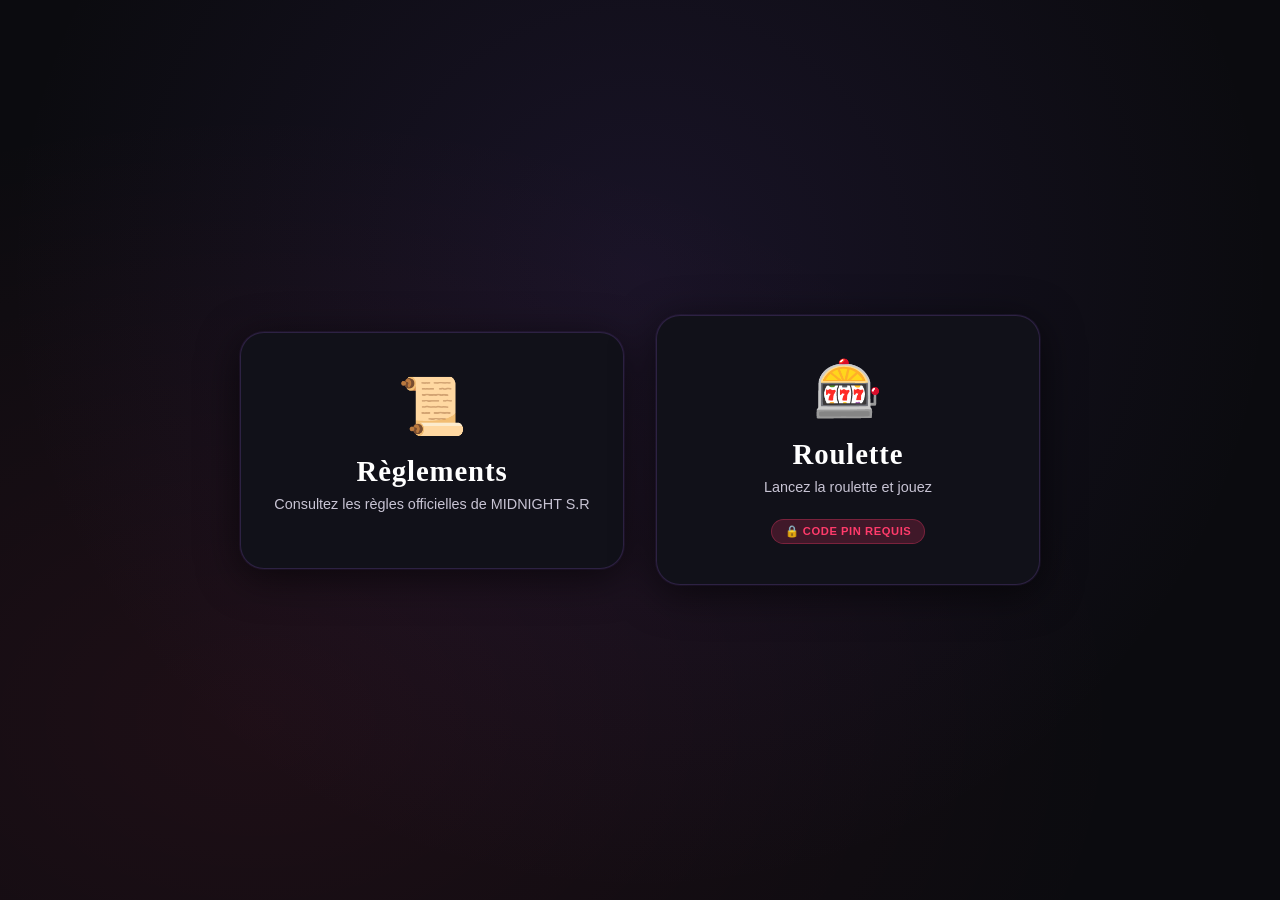
<file: index.html>
<!DOCTYPE html>
<html lang="fr">
<head>
    <meta charset="UTF-8">
    <meta name="viewport" content="width=device-width, initial-scale=1.0">
    <title>MIDNIGHT S.R — Portail</title>
    <link rel="stylesheet" href="css/style.css">
</head>
<body>
    <div class="starfield" id="starfield" aria-hidden="true"></div>
    <div class="portal">
        <a href="reglements.html" class="portal-card">
            <span class="card-icon">📜</span>
            <h2 class="card-title">Règlements</h2>
            <p class="card-subtitle">Consultez les règles officielles de MIDNIGHT S.R</p>
        </a>
        <a href="roulette.html" class="portal-card">
            <span class="card-icon">🎰</span>
            <h2 class="card-title">Roulette</h2>
            <p class="card-subtitle">Lancez la roulette et jouez</p>
            <span class="badge-pin">🔒 Code PIN requis</span>
        </a>
    </div>
    <script src="js/main.js"></script>
</body>
</html>
</file>
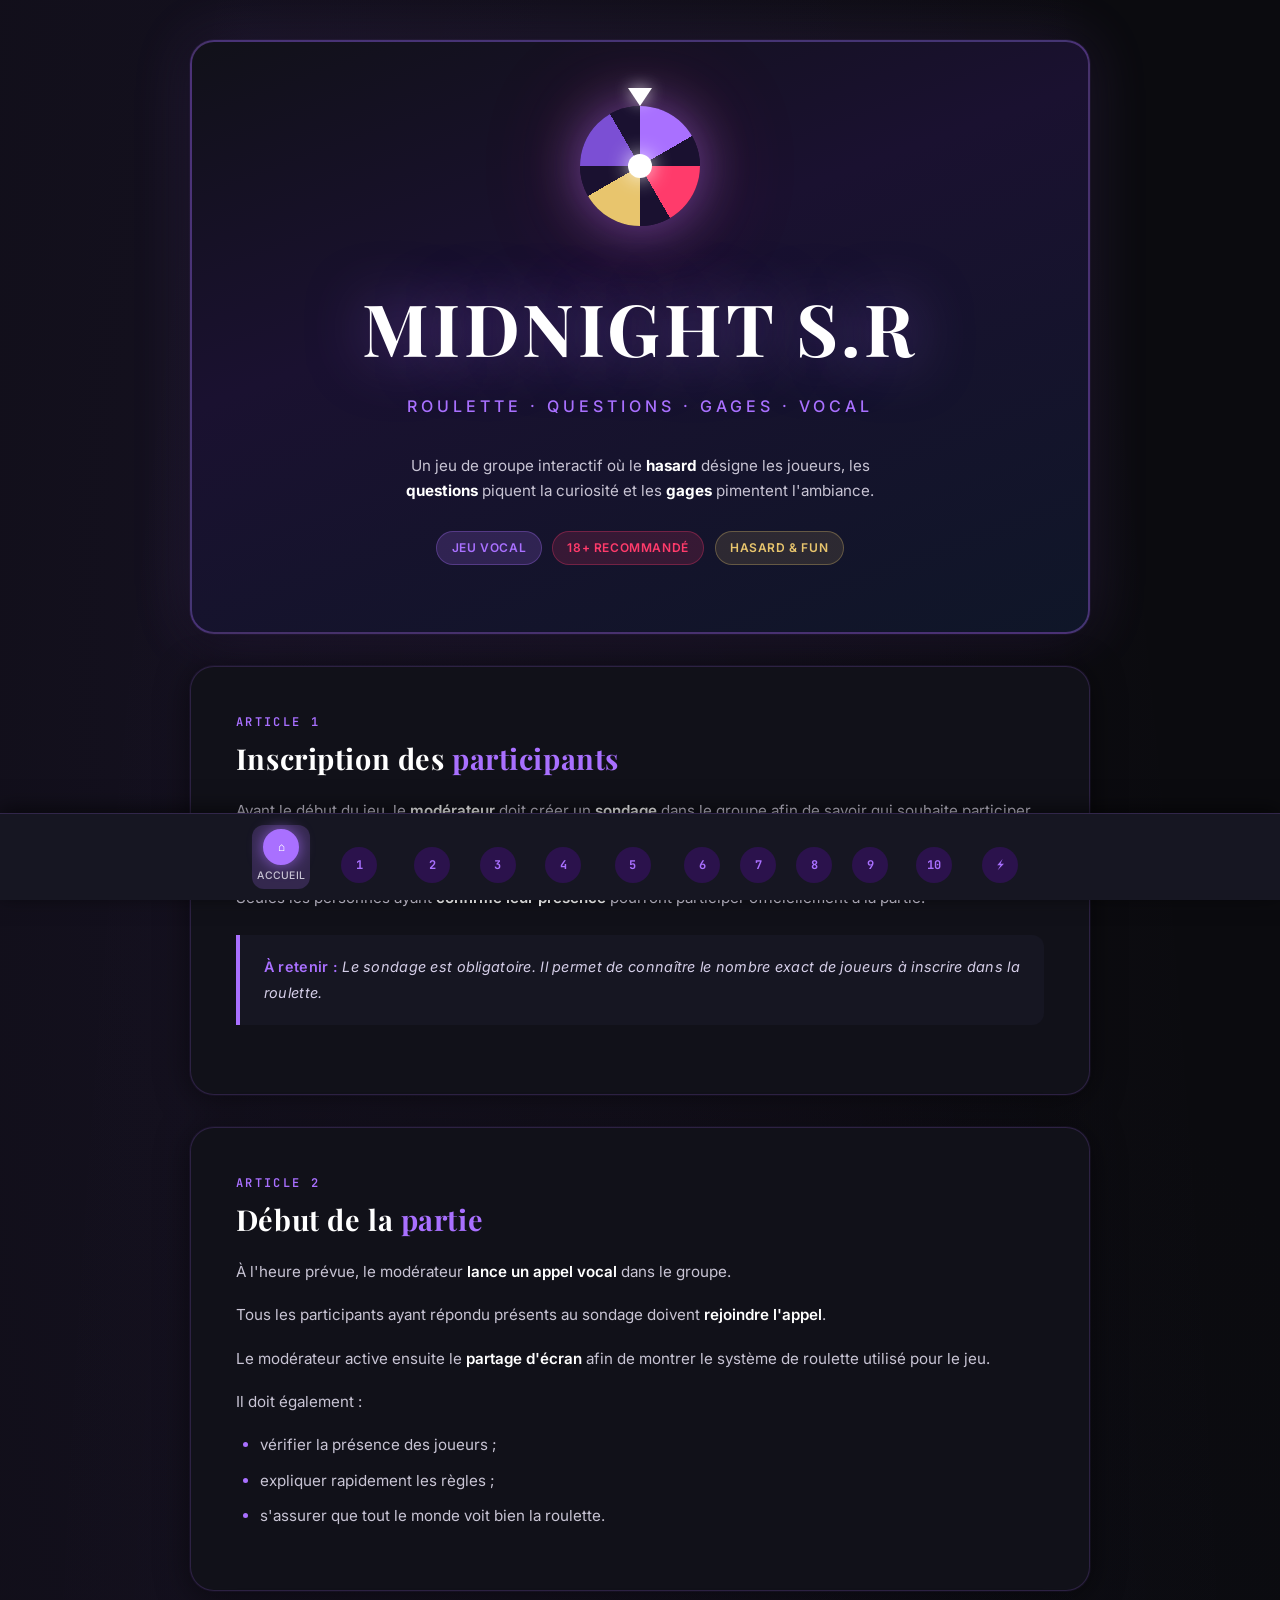
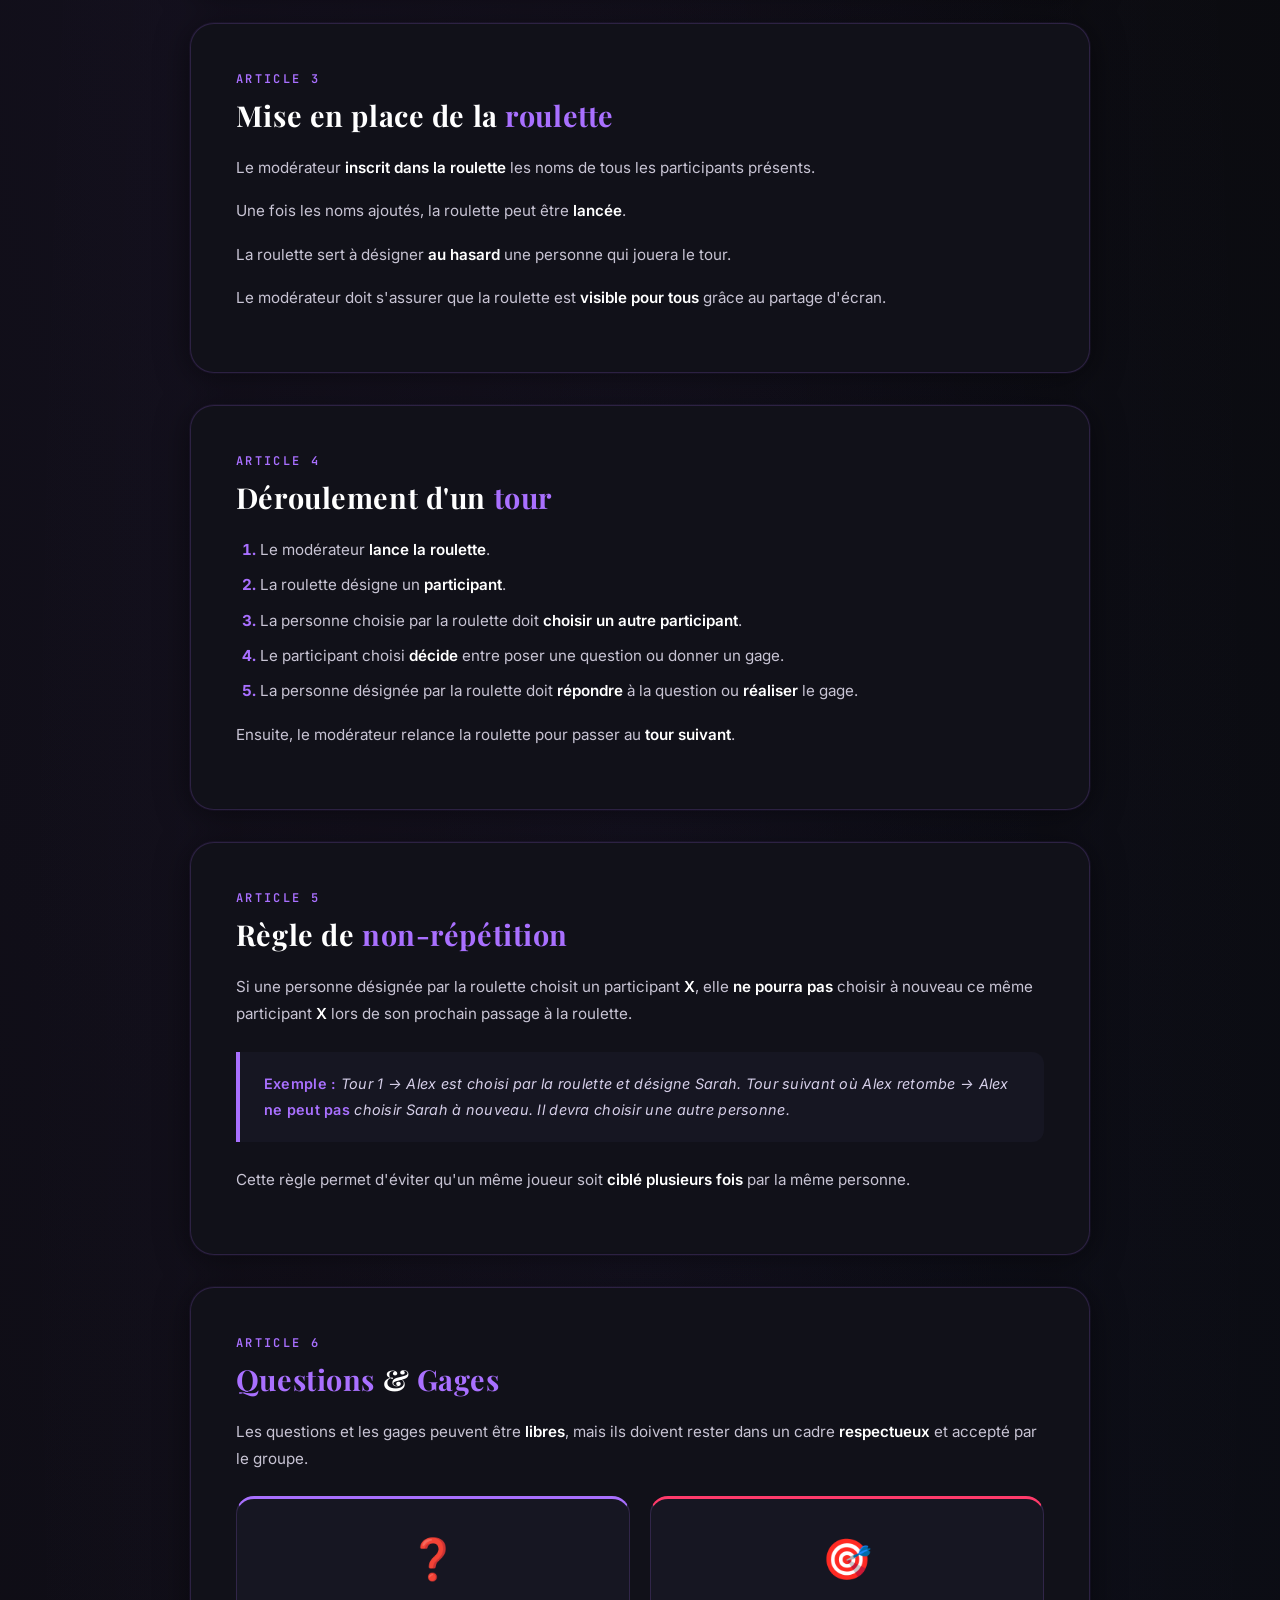
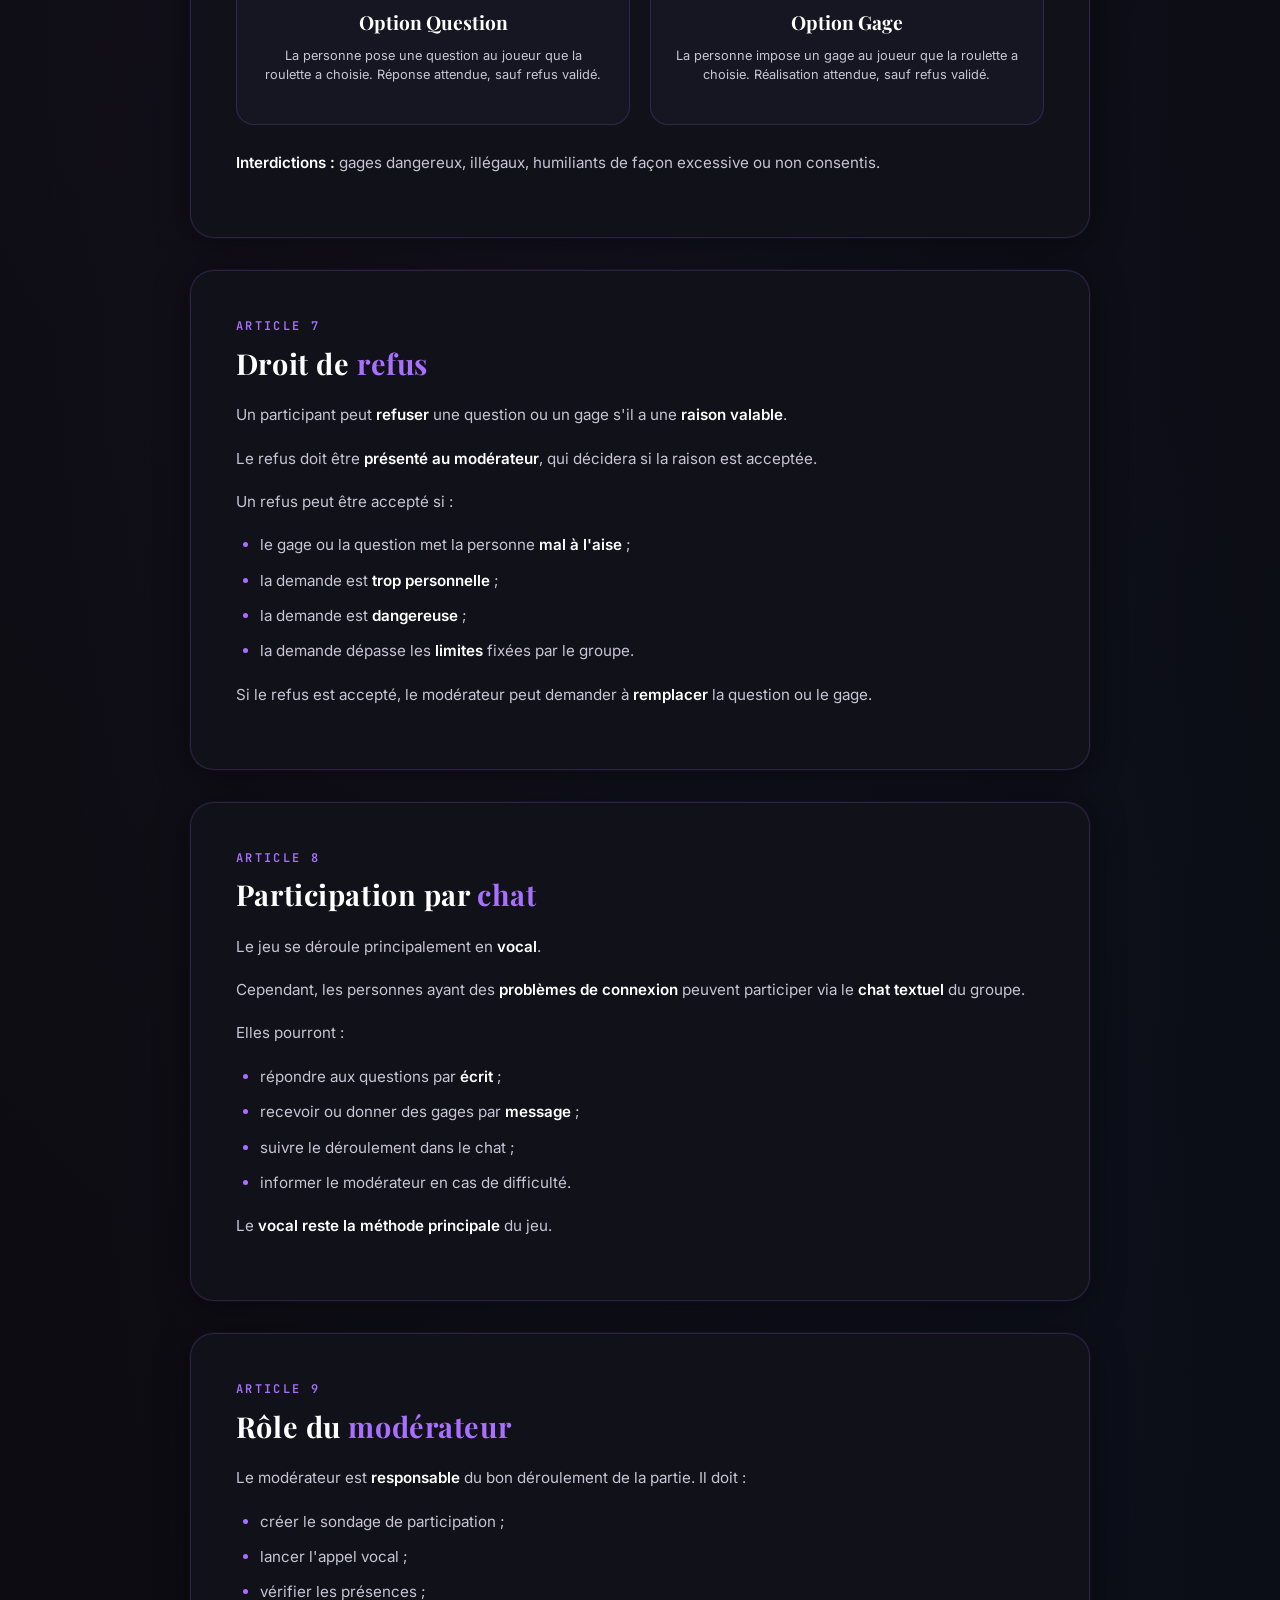
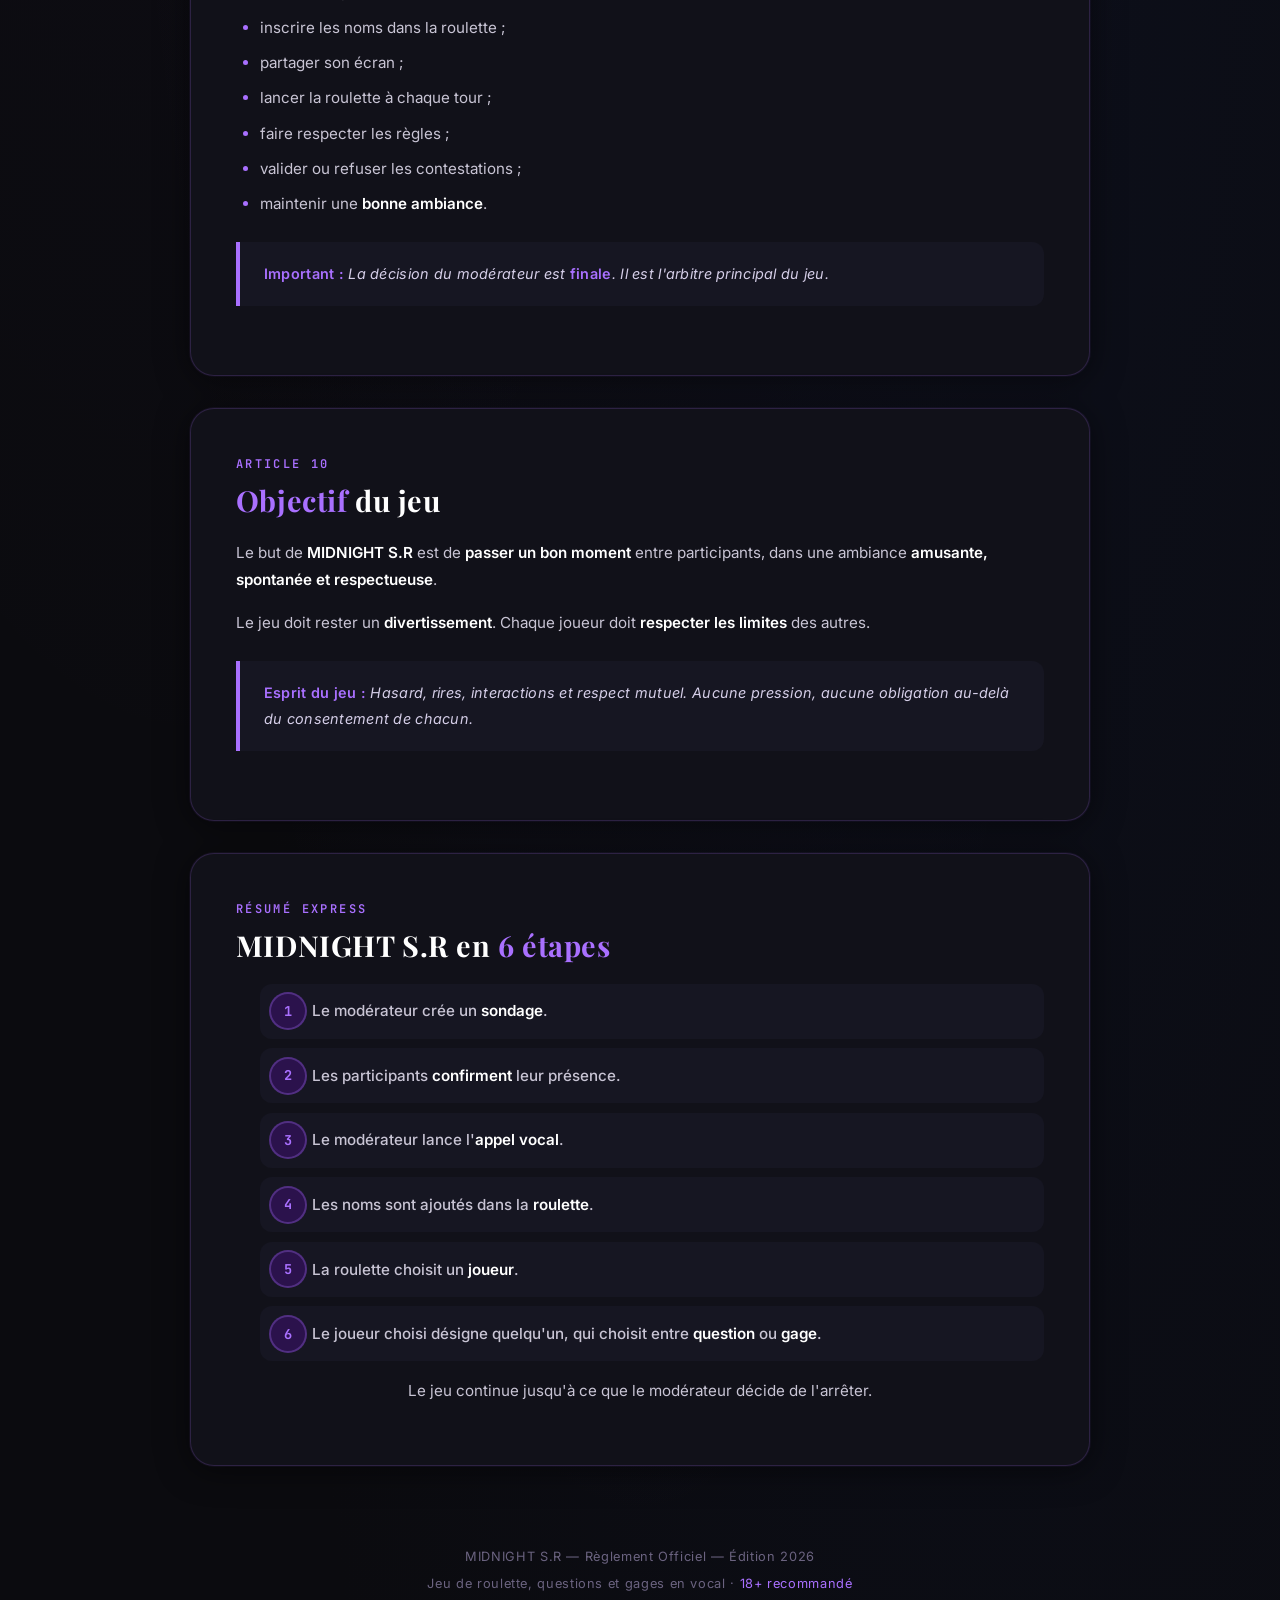
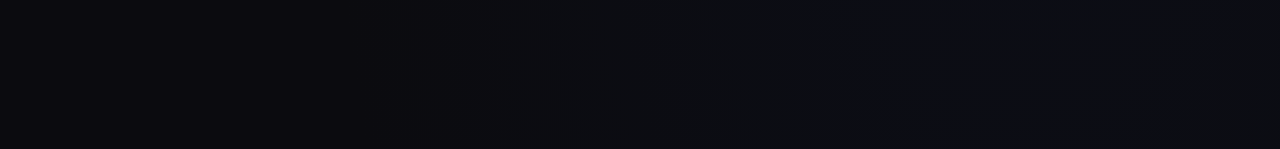
<file: reglements.html>
<!DOCTYPE html>
<html lang="fr">
<head>
    <meta charset="UTF-8">
    <meta name="viewport" content="width=device-width, initial-scale=1.0">
    <title>MIDNIGHT S.R — Règlement Officiel</title>
    <style>
        :root {
            --bg-deep: #0B0B0F;
            --bg-card: #111119;
            --bg-elevated: #161622;
            --violet-dark: #2B124C;
            --blue-night: #101A3A;
            --violet-light: #A970FF;
            --violet-mid: #7B4FD4;
            --white: #F0EDF4;
            --white-soft: #C8C4D4;
            --red-accent: #FF3B6B;
            --gold: #E8C56D;
            --border-subtle: rgba(169, 112, 255, 0.18);
            --border-glow: rgba(169, 112, 255, 0.35);
            --shadow-card: 0 4px 32px rgba(0, 0, 0, 0.5), 0 0 0 1px rgba(169, 112, 255, 0.08);
            --shadow-elevated: 0 12px 48px rgba(0, 0, 0, 0.6), 0 0 0 1px rgba(169, 112, 255, 0.15);
            --radius-sm: clamp(8px, 1.5vw, 12px);
            --radius-md: clamp(12px, 2vw, 18px);
            --radius-lg: clamp(16px, 2.5vw, 24px);
            --font-display: 'Playfair Display', 'Georgia', 'Times New Roman', serif;
            --font-body: 'Inter', 'Segoe UI', 'Helvetica Neue', sans-serif;
            --font-mono: 'JetBrains Mono', 'Fira Code', 'Consolas', monospace;
            --transition-smooth: 0.35s cubic-bezier(0.4, 0, 0.2, 1);
            --transition-bounce: 0.5s cubic-bezier(0.34, 1.56, 0.64, 1);
        }

        * {
            margin: 0;
            padding: 0;
            box-sizing: border-box;
        }

        html {
            scroll-behavior: smooth;
            font-size: 16px;
            -webkit-font-smoothing: antialiased;
            -moz-osx-font-smoothing: grayscale;
        }

        body {
            background: var(--bg-deep);
            color: var(--white-soft);
            font-family: var(--font-body);
            line-height: 1.7;
            min-height: 100vh;
            overflow-x: hidden;
            background-image:
                radial-gradient(ellipse at 15% 10%, rgba(123, 79, 212, 0.08) 0%, transparent 60%),
                radial-gradient(ellipse at 80% 70%, rgba(16, 26, 58, 0.25) 0%, transparent 55%),
                radial-gradient(ellipse at 50% 40%, rgba(169, 112, 255, 0.04) 0%, transparent 70%);
            padding-bottom: clamp(80px, 10vh, 110px);
            /* espace pour la barre du bas */
        }

        /* ---- ANIMATED STARFIELD ---- */
        .starfield {
            position: fixed;
            top: 0;
            left: 0;
            width: 100%;
            height: 100%;
            pointer-events: none;
            z-index: 0;
            opacity: 0.55;
        }

        .star {
            position: absolute;
            border-radius: 50%;
            background: #fff;
            animation: twinkle var(--dur) ease-in-out infinite;
            animation-delay: var(--delay);
            opacity: 0;
        }

        @keyframes twinkle {
            0%,
            100% {
                opacity: 0.15;
                transform: scale(1);
            }
            40% {
                opacity: 0.9;
                transform: scale(1.8);
            }
            70% {
                opacity: 0.35;
                transform: scale(0.7);
            }
        }

        /* ---- MAIN LAYOUT : centré et fluide ---- */
        .main-content {
            width: 100%;
            max-width: 1000px;
            margin: 0 auto;
            padding: clamp(1.5rem, 5vw, 2.5rem) clamp(1rem, 4vw, 2rem) 2rem;
            position: relative;
            z-index: 1;
            display: flex;
            flex-direction: column;
            align-items: center;
        }

        /* ---- BOOK STYLE SECTIONS ---- */
        .book-section {
            background: var(--bg-card);
            border-radius: var(--radius-lg);
            padding: clamp(1.8rem, 4vw, 2.8rem);
            margin-bottom: clamp(1.5rem, 3vw, 2rem);
            box-shadow: var(--shadow-card);
            border: 1px solid var(--border-subtle);
            position: relative;
            overflow: hidden;
            transition: all var(--transition-smooth);
            scroll-margin-top: 1.5rem;
            width: 100%;
            max-width: 900px;
        }

        .book-section:hover {
            border-color: var(--border-glow);
            box-shadow: var(--shadow-elevated);
            transform: translateY(-2px);
        }

        .book-section::before {
            content: '';
            position: absolute;
            top: 0;
            left: 0;
            width: 4px;
            height: 100%;
            background: linear-gradient(180deg, var(--violet-light), var(--red-accent), transparent);
            border-radius: 4px 0 0 4px;
            opacity: 0;
            transition: opacity var(--transition-smooth);
        }

        .book-section:hover::before {
            opacity: 1;
        }

        .book-section.cover-section {
            background: linear-gradient(160deg, #111119 0%, #1a1130 40%, #0f1628 100%);
            border: 2px solid var(--border-glow);
            box-shadow: 0 0 60px rgba(169, 112, 255, 0.15), var(--shadow-card);
            text-align: center;
            padding: clamp(3rem, 8vw, 4rem) clamp(1.5rem, 4vw, 2rem);
        }

        .book-section.cover-section::before {
            display: none;
        }

        .section-number {
            font-family: var(--font-mono);
            font-size: clamp(0.65rem, 1.2vw, 0.75rem);
            text-transform: uppercase;
            letter-spacing: 0.2em;
            color: var(--violet-light);
            margin-bottom: 0.5rem;
            font-weight: 600;
        }

        .section-title {
            font-family: var(--font-display);
            font-size: clamp(1.4rem, 4vw, 1.8rem);
            color: #fff;
            margin-bottom: 1.2rem;
            letter-spacing: 0.02em;
            line-height: 1.3;
        }

        .section-title .highlight {
            color: var(--violet-light);
            position: relative;
        }

        .section-body {
            color: var(--white-soft);
            font-size: clamp(0.85rem, 2vw, 0.95rem);
            line-height: 1.8;
        }

        .section-body p {
            margin-bottom: 1rem;
        }

        .section-body strong {
            color: #fff;
            font-weight: 600;
        }

        .section-body ul,
        .section-body ol {
            padding-left: 1.5rem;
            margin-bottom: 1rem;
        }

        .section-body li {
            margin-bottom: 0.5rem;
            position: relative;
        }

        .section-body ul li::marker {
            color: var(--violet-light);
        }

        .section-body ol li::marker {
            color: var(--violet-light);
            font-weight: 700;
        }

        /* ---- COVER SPECIFICS ---- */
        .cover-title-main {
            font-family: var(--font-display);
            font-size: clamp(2.2rem, 8vw, 4.5rem);
            color: #fff;
            letter-spacing: 0.05em;
            margin-bottom: 0.3rem;
            text-shadow: 0 0 60px rgba(169, 112, 255, 0.5);
            word-break: break-word;
        }

        .cover-subtitle {
            font-family: var(--font-body);
            font-size: clamp(0.8rem, 2.2vw, 1rem);
            text-transform: uppercase;
            letter-spacing: 0.25em;
            color: var(--violet-light);
            margin-bottom: 2rem;
            font-weight: 500;
        }

        .cover-roulette {
            width: clamp(80px, 20vw, 120px);
            height: clamp(80px, 20vw, 120px);
            margin: 0 auto clamp(1.5rem, 3vw, 2rem);
            border-radius: 50%;
            background: conic-gradient(var(--violet-light) 0deg 60deg,
                    #1a1130 60deg 90deg,
                    var(--red-accent) 90deg 150deg,
                    #1a1130 150deg 180deg,
                    var(--gold) 180deg 240deg,
                    #1a1130 240deg 270deg,
                    var(--violet-mid) 270deg 330deg,
                    #1a1130 330deg 360deg);
            box-shadow: 0 0 50px rgba(169, 112, 255, 0.5), 0 0 100px rgba(255, 59, 107, 0.25);
            animation: rouletteSpin 10s linear infinite;
            position: relative;
        }

        .cover-roulette::after {
            content: '';
            position: absolute;
            top: 50%;
            left: 50%;
            transform: translate(-50%, -50%);
            width: 20%;
            height: 20%;
            background: #fff;
            border-radius: 50%;
            box-shadow: 0 0 20px rgba(255, 255, 255, 0.9);
        }

        .cover-roulette-pointer {
            position: absolute;
            top: -12%;
            left: 50%;
            transform: translateX(-50%);
            width: 0;
            height: 0;
            border-left: 12px solid transparent;
            border-right: 12px solid transparent;
            border-top: 18px solid #fff;
            z-index: 5;
            filter: drop-shadow(0 0 8px rgba(255, 255, 255, 0.8));
        }

        .cover-roulette-container {
            position: relative;
            display: inline-block;
            margin: 0 auto;
        }

        @keyframes rouletteSpin {
            from {
                transform: rotate(0deg);
            }
            to {
                transform: rotate(360deg);
            }
        }

        /* ---- BADGE ---- */
        .badge {
            display: inline-block;
            padding: 0.35rem 0.9rem;
            border-radius: 20px;
            font-size: clamp(0.65rem, 1.5vw, 0.75rem);
            font-weight: 600;
            letter-spacing: 0.05em;
            text-transform: uppercase;
            margin: 0.2rem;
        }

        .badge-violet {
            background: rgba(169, 112, 255, 0.18);
            color: var(--violet-light);
            border: 1px solid rgba(169, 112, 255, 0.3);
        }

        .badge-red {
            background: rgba(255, 59, 107, 0.15);
            color: var(--red-accent);
            border: 1px solid rgba(255, 59, 107, 0.3);
        }

        .badge-gold {
            background: rgba(232, 197, 109, 0.12);
            color: var(--gold);
            border: 1px solid rgba(232, 197, 109, 0.3);
        }

        /* ---- QUOTE BLOCK ---- */
        .quote-block {
            background: var(--bg-elevated);
            border-left: 4px solid var(--violet-light);
            padding: clamp(0.8rem, 2vw, 1.2rem) clamp(1rem, 2.5vw, 1.5rem);
            border-radius: 0 var(--radius-sm) var(--radius-sm) 0;
            margin: 1.5rem 0;
            font-style: italic;
            color: #d5cee8;
            font-size: clamp(0.8rem, 2vw, 0.9rem);
            letter-spacing: 0.02em;
        }

        .quote-block strong {
            font-style: normal;
            color: var(--violet-light);
        }

        /* ---- STEP LIST ---- */
        .step-list {
            list-style: none;
            padding: 0;
            counter-reset: step;
        }

        .step-list li {
            counter-increment: step;
            padding: 0.8rem 1rem 0.8rem 3.2rem;
            position: relative;
            margin-bottom: 0.6rem;
            background: var(--bg-elevated);
            border-radius: var(--radius-sm);
            font-weight: 500;
            font-size: clamp(0.8rem, 2vw, 0.95rem);
            transition: all var(--transition-smooth);
            border: 1px solid transparent;
        }

        .step-list li:hover {
            border-color: var(--border-subtle);
            background: #1a1a2a;
        }

        .step-list li::before {
            content: counter(step);
            position: absolute;
            left: 0.5rem;
            top: 50%;
            transform: translateY(-50%);
            width: clamp(28px, 5vw, 34px);
            height: clamp(28px, 5vw, 34px);
            border-radius: 50%;
            background: var(--violet-dark);
            color: var(--violet-light);
            display: flex;
            align-items: center;
            justify-content: center;
            font-weight: 700;
            font-size: clamp(0.7rem, 1.5vw, 0.85rem);
            font-family: var(--font-mono);
            border: 2px solid rgba(169, 112, 255, 0.3);
        }

        /* ---- OPTION CARDS ---- */
        .option-cards {
            display: grid;
            grid-template-columns: repeat(auto-fit, minmax(200px, 1fr));
            gap: 1.2rem;
            margin: 1.5rem 0;
        }

        .option-card {
            background: var(--bg-elevated);
            border-radius: var(--radius-md);
            padding: clamp(1rem, 2.5vw, 1.5rem);
            border: 1px solid var(--border-subtle);
            text-align: center;
            transition: all var(--transition-smooth);
            cursor: default;
        }

        .option-card:hover {
            border-color: var(--border-glow);
            box-shadow: var(--shadow-elevated);
            transform: translateY(-3px);
        }

        .option-card .opt-icon {
            font-size: clamp(2rem, 5vw, 2.5rem);
            margin-bottom: 0.6rem;
            display: block;
        }

        .option-card h4 {
            font-family: var(--font-display);
            color: #fff;
            font-size: clamp(1rem, 2.5vw, 1.2rem);
            margin-bottom: 0.4rem;
        }

        .option-card p {
            font-size: clamp(0.7rem, 1.8vw, 0.8rem);
            color: var(--white-soft);
            line-height: 1.5;
        }

        .option-card.card-question {
            border-top: 3px solid var(--violet-light);
        }

        .option-card.card-gage {
            border-top: 3px solid var(--red-accent);
        }

        /* ---- BOTTOM NAVIGATION ---- */
        .bottom-nav {
            position: fixed;
            bottom: 0;
            left: 0;
            width: 100%;
            background: var(--bg-elevated);
            border-top: 1px solid var(--border-subtle);
            box-shadow: 0 -4px 20px rgba(0, 0, 0, 0.6);
            z-index: 100;
            padding: clamp(0.3rem, 1.5vw, 0.7rem) clamp(0.3rem, 2vw, 0.8rem);
            display: flex;
            justify-content: center;
            backdrop-filter: blur(10px);
            transition: all var(--transition-smooth);
            overflow-x: auto;
            -webkit-overflow-scrolling: touch;
        }

        .bottom-nav ul {
            list-style: none;
            display: flex;
            gap: clamp(0.2rem, 1vw, 0.5rem);
            margin: 0;
            padding: 0;
            align-items: flex-end;
            flex-wrap: nowrap;
            justify-content: center;
            width: 100%;
            max-width: 1000px;
        }

        .bottom-nav li {
            position: relative;
            flex-shrink: 0;
        }

        .bottom-nav a {
            display: flex;
            flex-direction: column;
            align-items: center;
            text-decoration: none;
            color: var(--white-soft);
            padding: 0.25rem 0.3rem;
            border-radius: var(--radius-sm);
            transition: all var(--transition-smooth);
            min-width: clamp(32px, 8vw, 48px);
        }

        .bottom-nav a:hover {
            color: #fff;
            background: rgba(169, 112, 255, 0.15);
        }

        .bottom-nav a.active {
            color: #fff;
            background: rgba(169, 112, 255, 0.2);
        }

        .nav-num {
            width: clamp(28px, 7vw, 36px);
            height: clamp(28px, 7vw, 36px);
            border-radius: 50%;
            background: var(--violet-dark);
            color: var(--violet-light);
            display: flex;
            align-items: center;
            justify-content: center;
            font-weight: 700;
            font-size: clamp(0.6rem, 2vw, 0.75rem);
            font-family: var(--font-mono);
            transition: all var(--transition-smooth);
            border: 2px solid transparent;
        }

        .bottom-nav a.active .nav-num {
            background: var(--violet-light);
            color: #fff;
            box-shadow: 0 0 15px rgba(169, 112, 255, 0.7);
            border-color: var(--violet-light);
        }

        .nav-title {
            font-size: clamp(0.5rem, 1.5vw, 0.65rem);
            font-weight: 500;
            letter-spacing: 0.03em;
            text-transform: uppercase;
            color: var(--white-soft);
            margin-top: 2px;
            opacity: 0;
            max-height: 0;
            overflow: hidden;
            transition: all 0.3s ease;
            white-space: nowrap;
        }

        .bottom-nav a.active .nav-title {
            opacity: 1;
            max-height: 30px;
        }

        /* Pour les très petits écrans, on peut masquer les titres même actifs pour gagner de la place */
        @media (max-width: 400px) {
            .nav-title {
                display: none;
            }
            .bottom-nav a.active .nav-title {
                display: block;
                font-size: 0.5rem;
            }
            .bottom-nav a {
                min-width: 28px;
                padding: 0.1rem 0.1rem;
            }
        }

        /* ---- FOOTER ---- */
        .book-footer {
            text-align: center;
            padding: 2rem 1rem;
            color: #6b6380;
            font-size: clamp(0.65rem, 1.5vw, 0.8rem);
            letter-spacing: 0.05em;
            width: 100%;
            margin-top: 1rem;
        }

        /* ---- UTILITIES ---- */
        @media (max-width: 600px) {
            .book-section {
                padding: 1.3rem 1rem;
                border-radius: var(--radius-md);
            }
            .step-list li {
                padding-left: 2.8rem;
            }
            .step-list li::before {
                left: 0.3rem;
            }
            .option-cards {
                grid-template-columns: 1fr;
            }
            .bottom-nav ul {
                justify-content: flex-start;
                /* permet le défilement horizontal */
            }
        }

        /* Très grands écrans : on garde une largeur confortable */
        @media (min-width: 1400px) {
            .main-content {
                max-width: 1100px;
            }
            .book-section {
                max-width: 1000px;
            }
        }
    </style>
    <link rel="preconnect" href="https://fonts.googleapis.com">
    <link rel="preconnect" href="https://fonts.gstatic.com" crossorigin>
    <link href="https://fonts.googleapis.com/css2?family=Inter:wght@300;400;500;600;700;800&family=JetBrains+Mono:wght@400;600;700&family=Playfair+Display:ital,wght@0,500;0,600;0,700;0,800;1,500;1,600&display=swap" rel="stylesheet">
</head>
<body>

    <!-- Starfield Background -->
    <div class="starfield" id="starfield" aria-hidden="true"></div>

    <!-- Main Content -->
    <main class="main-content" id="mainContent">

        <!-- COVER -->
        <section class="book-section cover-section" id="section-cover">
            <div class="cover-roulette-container">
                <div class="cover-roulette-pointer"></div>
                <div class="cover-roulette"></div>
            </div>
            <h1 class="cover-title-main">MIDNIGHT S.R</h1>
            <p class="cover-subtitle">Roulette · Questions · Gages · Vocal</p>
            <p style="color:var(--white-soft);max-width:500px;margin:0 auto 1.5rem;font-size:clamp(0.8rem, 2vw, 0.95rem);">
                Un jeu de groupe interactif où le <strong style="color:#fff;">hasard</strong> désigne les joueurs,
                les <strong style="color:#fff;">questions</strong> piquent la curiosité et les
                <strong style="color:#fff;">gages</strong> pimentent l'ambiance.
            </p>
            <span class="badge badge-violet">Jeu vocal</span>
            <span class="badge badge-red">18+ recommandé</span>
            <span class="badge badge-gold">Hasard &amp; Fun</span>
        </section>

        <!-- SECTION 1 -->
        <section class="book-section" id="section-1">
            <div class="section-number">Article 1</div>
            <h2 class="section-title">Inscription des <span class="highlight">participants</span></h2>
            <div class="section-body">
                <p>Avant le début du jeu, le <strong>modérateur</strong> doit créer un <strong>sondage</strong> dans le groupe afin de savoir qui souhaite participer.</p>
                <p>Les personnes intéressées doivent répondre <strong>présentes</strong> au sondage.</p>
                <p>Seules les personnes ayant <strong>confirmé leur présence</strong> pourront participer officiellement à la partie.</p>
                <div class="quote-block">
                    <strong>À retenir :</strong> Le sondage est obligatoire. Il permet de connaître le nombre exact de joueurs à inscrire dans la roulette.
                </div>
            </div>
        </section>

        <!-- SECTION 2 -->
        <section class="book-section" id="section-2">
            <div class="section-number">Article 2</div>
            <h2 class="section-title">Début de la <span class="highlight">partie</span></h2>
            <div class="section-body">
                <p>À l'heure prévue, le modérateur <strong>lance un appel vocal</strong> dans le groupe.</p>
                <p>Tous les participants ayant répondu présents au sondage doivent <strong>rejoindre l'appel</strong>.</p>
                <p>Le modérateur active ensuite le <strong>partage d'écran</strong> afin de montrer le système de roulette utilisé pour le jeu.</p>
                <p>Il doit également :</p>
                <ul>
                    <li>vérifier la présence des joueurs ;</li>
                    <li>expliquer rapidement les règles ;</li>
                    <li>s'assurer que tout le monde voit bien la roulette.</li>
                </ul>
            </div>
        </section>

        <!-- SECTION 3 -->
        <section class="book-section" id="section-3">
            <div class="section-number">Article 3</div>
            <h2 class="section-title">Mise en place de la <span class="highlight">roulette</span></h2>
            <div class="section-body">
                <p>Le modérateur <strong>inscrit dans la roulette</strong> les noms de tous les participants présents.</p>
                <p>Une fois les noms ajoutés, la roulette peut être <strong>lancée</strong>.</p>
                <p>La roulette sert à désigner <strong>au hasard</strong> une personne qui jouera le tour.</p>
                <p>Le modérateur doit s'assurer que la roulette est <strong>visible pour tous</strong> grâce au partage d'écran.</p>
            </div>
        </section>

        <!-- SECTION 4 -->
        <section class="book-section" id="section-4">
            <div class="section-number">Article 4</div>
            <h2 class="section-title">Déroulement d'un <span class="highlight">tour</span></h2>
            <div class="section-body">
                <ol>
                    <li>Le modérateur <strong>lance la roulette</strong>.</li>
                    <li>La roulette désigne un <strong>participant</strong>.</li>
                    <li>La personne choisie par la roulette doit <strong>choisir un autre participant</strong>.</li>
                    <li>Le participant choisi <strong>décide</strong> entre poser une question ou donner un gage.</li>
                    <li>La personne désignée par la roulette doit <strong>répondre</strong> à la question ou <strong>réaliser</strong> le gage.</li>
                </ol>
                <p>Ensuite, le modérateur relance la roulette pour passer au <strong>tour suivant</strong>.</p>
            </div>
        </section>

        <!-- SECTION 5 -->
        <section class="book-section" id="section-5">
            <div class="section-number">Article 5</div>
            <h2 class="section-title">Règle de <span class="highlight">non-répétition</span></h2>
            <div class="section-body">
                <p>Si une personne désignée par la roulette choisit un participant <strong>X</strong>, elle <strong>ne pourra pas</strong> choisir à nouveau ce même participant <strong>X</strong> lors de son prochain passage à la roulette.</p>
                <div class="quote-block">
                    <strong>Exemple :</strong> Tour 1 → Alex est choisi par la roulette et désigne Sarah. Tour suivant où Alex retombe → Alex <strong>ne peut pas</strong> choisir Sarah à nouveau. Il devra choisir une autre personne.
                </div>
                <p>Cette règle permet d'éviter qu'un même joueur soit <strong>ciblé plusieurs fois</strong> par la même personne.</p>
            </div>
        </section>

        <!-- SECTION 6 -->
        <section class="book-section" id="section-6">
            <div class="section-number">Article 6</div>
            <h2 class="section-title"><span class="highlight">Questions</span> &amp; <span class="highlight">Gages</span></h2>
            <div class="section-body">
                <p>Les questions et les gages peuvent être <strong>libres</strong>, mais ils doivent rester dans un cadre <strong>respectueux</strong> et accepté par le groupe.</p>
                <div class="option-cards">
                    <div class="option-card card-question">
                        <span class="opt-icon">❓</span>
                        <h4>Option Question</h4>
                        <p>La personne pose une question au joueur que la roulette a choisie. Réponse attendue, sauf refus validé.</p>
                    </div>
                    <div class="option-card card-gage">
                        <span class="opt-icon">🎯</span>
                        <h4>Option Gage</h4>
                        <p>La personne impose un gage au joueur que la roulette a choisie. Réalisation attendue, sauf refus validé.</p>
                    </div>
                </div>
                <p><strong>Interdictions :</strong> gages dangereux, illégaux, humiliants de façon excessive ou non consentis.</p>
            </div>
        </section>

        <!-- SECTION 7 -->
        <section class="book-section" id="section-7">
            <div class="section-number">Article 7</div>
            <h2 class="section-title">Droit de <span class="highlight">refus</span></h2>
            <div class="section-body">
                <p>Un participant peut <strong>refuser</strong> une question ou un gage s'il a une <strong>raison valable</strong>.</p>
                <p>Le refus doit être <strong>présenté au modérateur</strong>, qui décidera si la raison est acceptée.</p>
                <p>Un refus peut être accepté si :</p>
                <ul>
                    <li>le gage ou la question met la personne <strong>mal à l'aise</strong> ;</li>
                    <li>la demande est <strong>trop personnelle</strong> ;</li>
                    <li>la demande est <strong>dangereuse</strong> ;</li>
                    <li>la demande dépasse les <strong>limites</strong> fixées par le groupe.</li>
                </ul>
                <p>Si le refus est accepté, le modérateur peut demander à <strong>remplacer</strong> la question ou le gage.</p>
            </div>
        </section>

        <!-- SECTION 8 -->
        <section class="book-section" id="section-8">
            <div class="section-number">Article 8</div>
            <h2 class="section-title">Participation par <span class="highlight">chat</span></h2>
            <div class="section-body">
                <p>Le jeu se déroule principalement en <strong>vocal</strong>.</p>
                <p>Cependant, les personnes ayant des <strong>problèmes de connexion</strong> peuvent participer via le <strong>chat textuel</strong> du groupe.</p>
                <p>Elles pourront :</p>
                <ul>
                    <li>répondre aux questions par <strong>écrit</strong> ;</li>
                    <li>recevoir ou donner des gages par <strong>message</strong> ;</li>
                    <li>suivre le déroulement dans le chat ;</li>
                    <li>informer le modérateur en cas de difficulté.</li>
                </ul>
                <p>Le <strong>vocal reste la méthode principale</strong> du jeu.</p>
            </div>
        </section>

        <!-- SECTION 9 -->
        <section class="book-section" id="section-9">
            <div class="section-number">Article 9</div>
            <h2 class="section-title">Rôle du <span class="highlight">modérateur</span></h2>
            <div class="section-body">
                <p>Le modérateur est <strong>responsable</strong> du bon déroulement de la partie. Il doit :</p>
                <ul>
                    <li>créer le sondage de participation ;</li>
                    <li>lancer l'appel vocal ;</li>
                    <li>vérifier les présences ;</li>
                    <li>inscrire les noms dans la roulette ;</li>
                    <li>partager son écran ;</li>
                    <li>lancer la roulette à chaque tour ;</li>
                    <li>faire respecter les règles ;</li>
                    <li>valider ou refuser les contestations ;</li>
                    <li>maintenir une <strong>bonne ambiance</strong>.</li>
                </ul>
                <div class="quote-block">
                    <strong>Important :</strong> La décision du modérateur est <strong>finale</strong>. Il est l'arbitre principal du jeu.
                </div>
            </div>
        </section>

        <!-- SECTION 10 -->
        <section class="book-section" id="section-10">
            <div class="section-number">Article 10</div>
            <h2 class="section-title"><span class="highlight">Objectif</span> du jeu</h2>
            <div class="section-body">
                <p>Le but de <strong>MIDNIGHT S.R</strong> est de <strong>passer un bon moment</strong> entre participants, dans une ambiance <strong>amusante, spontanée et respectueuse</strong>.</p>
                <p>Le jeu doit rester un <strong>divertissement</strong>. Chaque joueur doit <strong>respecter les limites</strong> des autres.</p>
                <div class="quote-block">
                    <strong>Esprit du jeu :</strong> Hasard, rires, interactions et respect mutuel. Aucune pression, aucune obligation au-delà du consentement de chacun.
                </div>
            </div>
        </section>

        <!-- RESUME -->
        <section class="book-section" id="section-resume">
            <div class="section-number">Résumé Express</div>
            <h2 class="section-title">MIDNIGHT S.R en <span class="highlight">6 étapes</span></h2>
            <div class="section-body">
                <ol class="step-list">
                    <li>Le modérateur crée un <strong>sondage</strong>.</li>
                    <li>Les participants <strong>confirment</strong> leur présence.</li>
                    <li>Le modérateur lance l'<strong>appel vocal</strong>.</li>
                    <li>Les noms sont ajoutés dans la <strong>roulette</strong>.</li>
                    <li>La roulette choisit un <strong>joueur</strong>.</li>
                    <li>Le joueur choisi désigne quelqu'un, qui choisit entre <strong>question</strong> ou <strong>gage</strong>.</li>
                </ol>
                <p style="text-align:center;margin-top:1rem;">Le jeu continue jusqu'à ce que le modérateur décide de l'arrêter.</p>
            </div>
        </section>

        <footer class="book-footer">
            <p>MIDNIGHT S.R — Règlement Officiel — Édition 2026</p>
            <p style="margin-top:0.3rem;">Jeu de roulette, questions et gages en vocal · <span style="color:var(--violet-light);">18+ recommandé</span></p>
        </footer>
    </main>

    <!-- BOTTOM NAVIGATION -->
    <nav class="bottom-nav" id="bottomNav">
        <ul>
            <li><a href="#section-cover" data-section="cover" class="active"><span class="nav-num">⌂</span><span class="nav-title">Accueil</span></a></li>
            <li><a href="#section-1" data-section="1"><span class="nav-num">1</span><span class="nav-title">Inscription</span></a></li>
            <li><a href="#section-2" data-section="2"><span class="nav-num">2</span><span class="nav-title">Début</span></a></li>
            <li><a href="#section-3" data-section="3"><span class="nav-num">3</span><span class="nav-title">Roulette</span></a></li>
            <li><a href="#section-4" data-section="4"><span class="nav-num">4</span><span class="nav-title">Tour</span></a></li>
            <li><a href="#section-5" data-section="5"><span class="nav-num">5</span><span class="nav-title">Répétition</span></a></li>
            <li><a href="#section-6" data-section="6"><span class="nav-num">6</span><span class="nav-title">Q & G</span></a></li>
            <li><a href="#section-7" data-section="7"><span class="nav-num">7</span><span class="nav-title">Refus</span></a></li>
            <li><a href="#section-8" data-section="8"><span class="nav-num">8</span><span class="nav-title">Chat</span></a></li>
            <li><a href="#section-9" data-section="9"><span class="nav-num">9</span><span class="nav-title">Modo</span></a></li>
            <li><a href="#section-10" data-section="10"><span class="nav-num">10</span><span class="nav-title">Objectif</span></a></li>
            <li><a href="#section-resume" data-section="resume"><span class="nav-num">⚡</span><span class="nav-title">Résumé</span></a></li>
        </ul>
    </nav>

    <script>
        // ---- STARFIELD GENERATION ----
        (function generateStars() {
            const container = document.getElementById('starfield');
            const count = 90;
            let html = '';
            for (let i = 0; i < count; i++) {
                const size = Math.random() * 2.5 + 0.6;
                const x = Math.random() * 100;
                const y = Math.random() * 100;
                const dur = Math.random() * 4 + 3;
                const delay = Math.random() * 5;
                html +=
                    `<span class="star" style="width:${size}px;height:${size}px;left:${x}%;top:${y}%;--dur:${dur}s;--delay:${delay}s;"></span>`;
            }
            container.innerHTML = html;
        })();

        // ---- ACTIVE SECTION HIGHLIGHT ON SCROLL ----
        const sections = document.querySelectorAll('.book-section');
        const navLinks = document.querySelectorAll('.bottom-nav a');

        function updateActiveNav() {
            let currentId = 'section-cover';
            let minDist = Infinity;

            sections.forEach(section => {
                const rect = section.getBoundingClientRect();
                const dist = Math.abs(rect.top - 150);
                if (dist < minDist) {
                    minDist = dist;
                    currentId = section.id;
                }
            });

            navLinks.forEach(link => {
                link.classList.remove('active');
                const sectionRef = link.getAttribute('data-section');
                if (
                    (currentId === 'section-cover' && sectionRef === 'cover') ||
                    (currentId === 'section-resume' && sectionRef === 'resume') ||
                    currentId === 'section-' + sectionRef
                ) {
                    link.classList.add('active');
                }
            });
        }

        window.addEventListener('scroll', updateActiveNav, { passive: true });
        window.addEventListener('load', updateActiveNav);

        // Smooth scroll & active class on click
        navLinks.forEach(link => {
            link.addEventListener('click', (e) => {
                setTimeout(updateActiveNav, 100);
            });
        });
    </script>
</body>
</html>
</file>
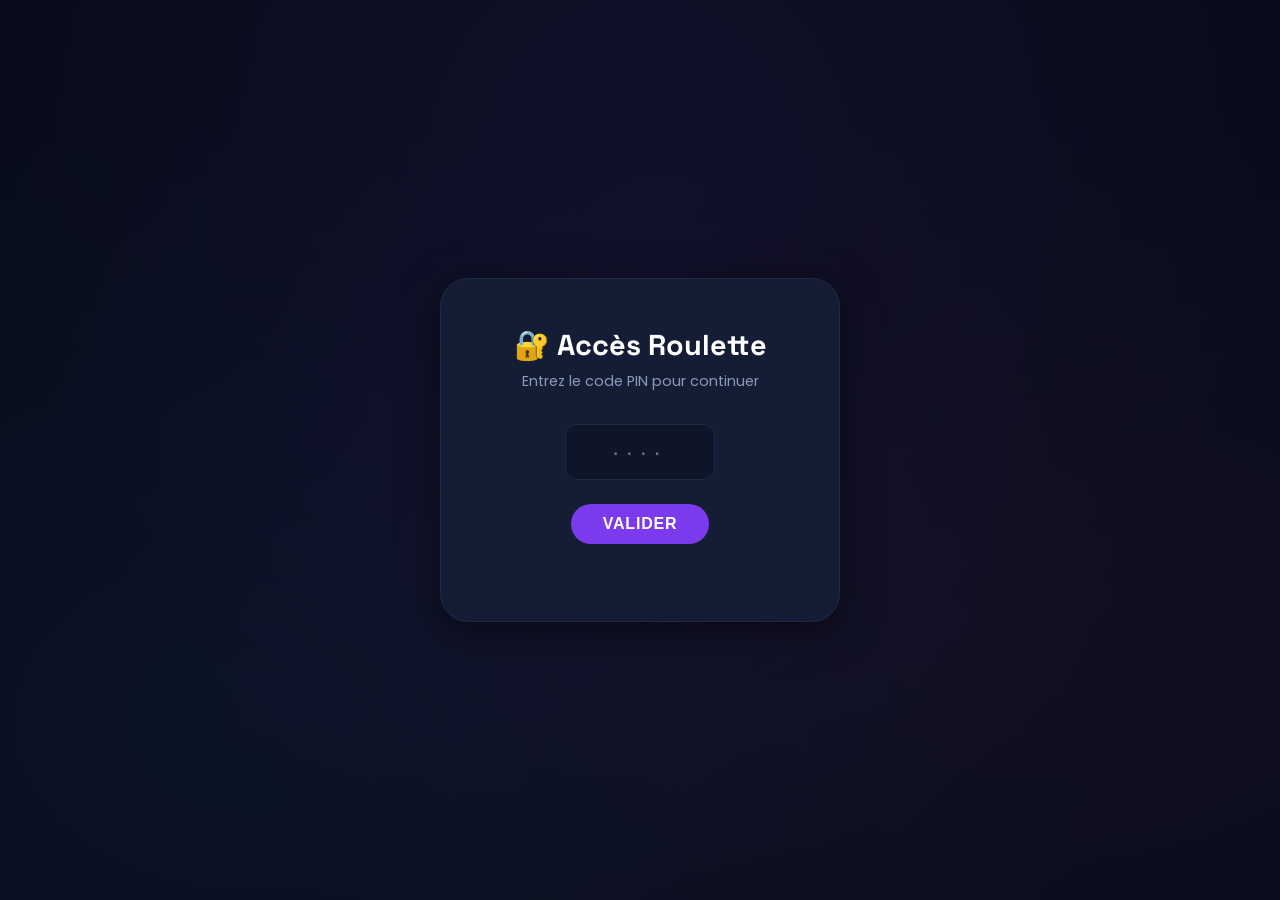
<file: roulette.html>
<!DOCTYPE html>
<html lang="fr">
<head>
    <meta charset="UTF-8">
    <meta name="viewport" content="width=device-width, initial-scale=1.0">
    <title>Midnight S.R — Roulette</title>
    <!-- Google Fonts -->
    <link rel="preconnect" href="https://fonts.googleapis.com">
    <link rel="preconnect" href="https://fonts.gstatic.com" crossorigin>
    <link href="https://fonts.googleapis.com/css2?family=Space+Grotesk:wght@300;400;500;600;700&family=Poppins:wght@300;400;500;600;700;800&display=swap" rel="stylesheet">
    <!-- Styles -->
    <link rel="stylesheet" href="css/roulette.css">
</head>
<body>
    <!-- ÉCRAN PIN (affiché par défaut) -->
    <div id="pinScreen" class="pin-screen">
        <h2>🔐 Accès Roulette</h2>
        <p class="subtitle">Entrez le code PIN pour continuer</p>
        <input type="password" id="pinInput" class="pin-input" maxlength="6" placeholder="····" inputmode="numeric">
        <br>
        <button id="pinSubmit" class="pin-btn">Valider</button>
        <div id="pinError" class="error-msg"></div>
    </div>

    <!-- ROULETTE (cachée tant que PIN incorrect) -->
    <div id="rouletteScreen" class="main-container hidden">
        <header class="header">
            <h1 class="header__title">Midnight S.R</h1>
            <p class="header__subtitle">Roulette Aléatoire</p>
            <div class="header__moderator" id="moderatorBadge" style="display: none;">
                <span class="header__moderator-icon"></span>
                Modéré par : <span class="header__moderator-name" id="moderatorDisplayName">—</span>
            </div>
        </header>

        <div class="content-grid">
            <div class="panel">
                <div class="card">
                    <div class="card__title"><span class="card__title-icon">🛡️</span> Modérateur</div>
                    <div class="input-group">
                        <input type="text" class="input" id="moderatorInput" placeholder="Nom du modérateur..." maxlength="40" autocomplete="off">
                        <button class="btn btn--primary" id="btnSetModerator">Valider</button>
                    </div>
                </div>
                <div class="card">
                    <div class="card__title">
                        <span class="card__title-icon">👥</span> Participants
                        <span class="participant-count" id="participantCount">(0)</span>
                    </div>
                    <div class="input-group">
                        <input type="text" class="input" id="participantInput" placeholder="Ajouter un participant..." maxlength="30" autocomplete="off">
                        <button class="btn btn--primary" id="btnAddParticipant">Ajouter</button>
                    </div>
                    <div class="participants-list-container" id="participantsListContainer">
                        <ul class="participants-list" id="participantsList">
                            <li class="empty-state" id="emptyState">Aucun participant pour le moment.</li>
                        </ul>
                    </div>
                </div>
            </div>
            <div class="wheel-section">
                <div class="wheel-wrapper" id="wheelWrapper">
                    <div class="wheel-outer-ring"></div>
                    <canvas class="wheel-canvas" id="wheelCanvas" width="440" height="440"></canvas>
                    <div class="wheel-pointer" id="wheelPointer"></div>
                </div>
                <button class="btn btn--gold" id="btnSpin" disabled>🎯 Lancer la roulette</button>
            </div>
        </div>
    </div>

    <!-- Modale & Confettis (à l'extérieur du conteneur principal pour superposition) -->
    <div class="modal-overlay" id="modalOverlay">
        <div class="modal">
            <div class="modal__icon">🏆</div>
            <div class="modal__title">Félicitations !</div>
            <div class="modal__winner-name" id="modalWinnerName"></div>
            <p class="modal__text">La roulette a parlé...</p>
            <button class="modal__btn" id="btnCloseModal">Fermer</button>
        </div>
    </div>
    <div class="confetti-container" id="confettiContainer"></div>

    <script src="js/roulette.js"></script>
</body>
</html>
</file>
<file: css/style.css>
:root {
    --bg-deep: #0B0B0F;
    --bg-card: #111119;
    --bg-elevated: #161622;
    --violet-dark: #2B124C;
    --violet-light: #A970FF;
    --violet-mid: #7B4FD4;
    --red-accent: #FF3B6B;
    --gold: #E8C56D;
    --border-subtle: rgba(169, 112, 255, 0.18);
    --border-glow: rgba(169, 112, 255, 0.35);
    --shadow-card: 0 8px 40px rgba(0, 0, 0, 0.6), 0 0 0 1px rgba(169, 112, 255, 0.1);
    --radius-lg: 24px;
    --transition-bounce: 0.4s cubic-bezier(0.34, 1.56, 0.64, 1);
}

* { margin:0; padding:0; box-sizing:border-box; }

body {
    background: var(--bg-deep);
    font-family: 'Inter', 'Segoe UI', 'Helvetica Neue', sans-serif;
    display: flex;
    align-items: center;
    justify-content: center;
    min-height: 100vh;
    padding: 2rem;
    background-image:
        radial-gradient(ellipse at 50% 30%, rgba(123,79,212,0.12) 0%, transparent 70%),
        radial-gradient(ellipse at 20% 80%, rgba(255,59,107,0.08) 0%, transparent 60%);
}

.starfield {
    position: fixed; top:0; left:0; width:100%; height:100%;
    pointer-events: none; z-index:0; opacity:0.6;
}
.star {
    position: absolute; border-radius: 50%; background: #fff;
    animation: twinkle var(--dur) ease-in-out infinite;
    animation-delay: var(--delay); opacity:0;
}
@keyframes twinkle {
    0%,100% { opacity:0.15; transform:scale(1); }
    40% { opacity:0.9; transform:scale(1.8); }
    70% { opacity:0.35; transform:scale(0.7); }
}

.portal {
    position: relative; z-index:2; display:flex; gap:2rem;
    flex-wrap: wrap; justify-content: center; align-items: center;
    max-width:800px; width:100%;
}
.portal-card {
    background: var(--bg-card); border-radius: var(--radius-lg);
    padding: 2.5rem 2rem; box-shadow: var(--shadow-card);
    border:1px solid var(--border-subtle); text-align: center;
    transition: all var(--transition-bounce); cursor:pointer;
    text-decoration: none; color:inherit; flex:1 1 250px;
    min-width:220px; position:relative; overflow:hidden;
}
.portal-card:hover {
    border-color: var(--border-glow);
    transform: translateY(-6px);
    box-shadow: 0 20px 60px rgba(169,112,255,0.25), 0 0 0 1px rgba(169,112,255,0.5);
}
.portal-card::before {
    content:''; position:absolute; top:0; left:0; width:100%; height:4px;
    background: linear-gradient(90deg, var(--violet-light), var(--red-accent));
    transform:scaleX(0); transition: transform 0.4s ease;
}
.portal-card:hover::before { transform:scaleX(1); }

.card-icon { font-size:3.5rem; margin-bottom:1rem; display:block; }
.card-title {
    font-family: 'Playfair Display', 'Georgia', serif;
    font-size:1.8rem; color:#fff; margin-bottom:0.5rem; letter-spacing:0.03em;
}
.card-subtitle { color:#C8C4D4; font-size:0.9rem; font-weight:500; margin-bottom:1rem; }
.badge-pin {
    display:inline-block; padding:0.3rem 0.8rem; border-radius:20px;
    font-size:0.7rem; font-weight:700; text-transform:uppercase;
    letter-spacing:0.05em; background: rgba(255,59,107,0.2);
    color:var(--red-accent); border:1px solid rgba(255,59,107,0.3);
    margin-top:0.5rem;
}

@media (max-width:600px) {
    .portal { flex-direction:column; gap:1.5rem; }
    .portal-card { padding:2rem 1.5rem; }
    .card-title { font-size:1.5rem; }
}
</file>
<file: css/roulette.css>
/* ========== VARIABLES ========== */
:root {
    --bg-deep: #080c1a;
    --bg-surface: #0f1528;
    --bg-card: #151d35;
    --accent-violet: #7c3aed;
    --accent-violet-glow: #a78bfa;
    --accent-blue: #3b82f6;
    --accent-gold: #d4a853;
    --accent-gold-light: #f0d078;
    --accent-silver: #b8c5d6;
    --text-primary: #e8ecf4;
    --text-secondary: #a8b8d4;
    --text-muted: #8899bb;
    --border-subtle: #1e2a45;
    --danger: #ef4444;
    --success: #10b981;
    --radius-sm: 8px;
    --radius-md: 14px;
    --radius-lg: 20px;
    --radius-xl: 28px;
    --shadow-glow-violet: 0 0 30px rgba(124, 58, 237, 0.4), 0 0 60px rgba(124, 58, 237, 0.15);
    --shadow-glow-gold: 0 0 30px rgba(212, 168, 83, 0.5), 0 0 60px rgba(212, 168, 83, 0.2);
    --shadow-card: 0 8px 40px rgba(0, 0, 0, 0.5);
    --transition-smooth: 0.3s cubic-bezier(0.4, 0, 0.2, 1);
    --transition-bounce: 0.4s cubic-bezier(0.34, 1.56, 0.64, 1);
    --font-display: 'Space Grotesk', 'Poppins', sans-serif;
    --font-body: 'Poppins', 'Space Grotesk', sans-serif;
}

/* ========== RESET ========== */
*,
*::before,
*::after {
    box-sizing: border-box;
    margin: 0;
    padding: 0;
}

html {
    scroll-behavior: smooth;
    font-size: 16px;
}

body {
    font-family: var(--font-body);
    background: var(--bg-deep);
    background-image:
        radial-gradient(ellipse at 50% 20%, rgba(124, 58, 237, 0.08) 0%, transparent 70%),
        radial-gradient(ellipse at 20% 80%, rgba(59, 130, 246, 0.06) 0%, transparent 60%),
        radial-gradient(ellipse at 80% 70%, rgba(236, 72, 153, 0.04) 0%, transparent 60%);
    color: var(--text-primary);
    min-height: 100vh;
    display: flex;
    align-items: center;
    justify-content: center;
    padding: 20px;
    -webkit-font-smoothing: antialiased;
    overflow-x: hidden;
}

/* ========== CONTENEUR PRINCIPAL ========== */
.main-container {
    width: 100%;
    max-width: 900px;
    display: flex;
    flex-direction: column;
    align-items: center;
    gap: 24px;
}

/* ========== EN-TÊTE ========== */
.header {
    text-align: center;
}

.header__title {
    font-family: var(--font-display);
    font-size: clamp(2.4rem, 5vw, 3.6rem);
    font-weight: 700;
    letter-spacing: 0.04em;
    background: linear-gradient(135deg, #c8b8f0, #e0d0ff, #d4a853, #f0d078, #c8b8f0);
    background-size: 300% 300%;
    -webkit-background-clip: text;
    background-clip: text;
    -webkit-text-fill-color: transparent;
    animation: shimmer 5s ease-in-out infinite;
    margin-bottom: 4px;
    line-height: 1.1;
}

@keyframes shimmer {
    0%, 100% { background-position: 0% 50%; }
    25% { background-position: 100% 0%; }
    50% { background-position: 100% 100%; }
    75% { background-position: 0% 100%; }
}

.header__subtitle {
    font-family: var(--font-display);
    font-size: 0.85rem;
    font-weight: 400;
    letter-spacing: 0.15em;
    text-transform: uppercase;
    color: var(--text-muted);
}

.header__moderator {
    margin-top: 8px;
    font-size: 0.9rem;
    color: var(--accent-silver);
    display: inline-flex;
    align-items: center;
    gap: 6px;
    background: var(--bg-card);
    padding: 8px 16px;
    border-radius: 50px;
    border: 1px solid var(--border-subtle);
    transition: var(--transition-smooth);
}

.header__moderator-icon {
    width: 8px;
    height: 8px;
    border-radius: 50%;
    background: var(--success);
    box-shadow: 0 0 8px rgba(16, 185, 129, 0.6);
    animation: pulse-dot 2s infinite;
}

@keyframes pulse-dot {
    0%, 100% { box-shadow: 0 0 4px rgba(16, 185, 129, 0.4); }
    50% { box-shadow: 0 0 14px rgba(16, 185, 129, 0.9); }
}

.header__moderator-name {
    color: var(--accent-gold-light);
    font-weight: 600;
}

/* ========== GRILLE ========== */
.content-grid {
    display: flex;
    gap: 28px;
    width: 100%;
    align-items: flex-start;
    flex-wrap: wrap;
    justify-content: center;
}

.panel {
    flex: 1 1 300px;
    min-width: 280px;
    max-width: 420px;
    display: flex;
    flex-direction: column;
    gap: 20px;
}

/* ========== CARTES ========== */
.card {
    background: var(--bg-card);
    border: 1px solid var(--border-subtle);
    border-radius: var(--radius-lg);
    padding: 20px 22px;
    box-shadow: var(--shadow-card);
    position: relative;
    overflow: visible;
}

.card::before {
    content: '';
    position: absolute;
    top: 0; left: 0; right: 0;
    height: 1px;
    background: linear-gradient(90deg, transparent, rgba(124,58,237,0.5), rgba(212,168,83,0.3), transparent);
    opacity: 0;
    transition: opacity 0.4s;
    border-radius: var(--radius-lg) var(--radius-lg) 0 0;
}

.card:hover::before { opacity: 1; }

.card__title {
    font-family: var(--font-display);
    font-size: 1rem;
    font-weight: 600;
    margin-bottom: 14px;
    display: flex;
    align-items: center;
    gap: 8px;
    color: var(--text-primary);
}

/* ========== INPUT GROUP ========== */
.input-group {
    display: flex;
    gap: 10px;
    align-items: center;
}

.input {
    flex: 1;
    padding: 11px 16px;
    border-radius: var(--radius-sm);
    border: 1.5px solid var(--border-subtle);
    background: var(--bg-surface);
    color: var(--text-primary);
    font-family: var(--font-body);
    font-size: 0.9rem;
    outline: none;
    transition: var(--transition-smooth);
    min-width: 0;
}

.input::placeholder { color: var(--text-muted); opacity: 0.7; }
.input:focus {
    border-color: var(--accent-violet);
    box-shadow: 0 0 0 3px rgba(124,58,237,0.15), 0 0 20px rgba(124,58,237,0.1);
}

/* ========== BOUTONS ========== */
.btn {
    padding: 11px 20px;
    border-radius: var(--radius-sm);
    border: none;
    font-family: var(--font-display);
    font-weight: 600;
    font-size: 0.9rem;
    letter-spacing: 0.03em;
    cursor: pointer;
    transition: var(--transition-bounce);
    white-space: nowrap;
    text-transform: uppercase;
    outline: none;
    flex-shrink: 0;
}

.btn:active { transform: scale(0.95); }

.btn--primary {
    background: var(--accent-violet);
    color: #fff;
    box-shadow: 0 4px 16px rgba(124,58,237,0.35);
}
.btn--primary:hover {
    background: #8b5cf6;
    box-shadow: 0 6px 24px rgba(124,58,237,0.5);
    transform: translateY(-1px);
}

.btn--gold {
    background: linear-gradient(135deg, #b8861e, #d4a853, #c59b3c);
    color: #1a0f00;
    font-weight: 700;
    box-shadow: 0 4px 20px rgba(212,168,83,0.4);
    font-size: 1rem;
    padding: 13px 28px;
    border-radius: var(--radius-md);
}
.btn--gold:hover {
    box-shadow: 0 8px 32px rgba(212,168,83,0.6);
    transform: translateY(-2px);
}
.btn--gold:disabled {
    opacity: 0.6;
    cursor: not-allowed;
    filter: grayscale(20%);
    transform: none;
}

.btn--danger-sm {
    background: transparent;
    color: var(--danger);
    border: 1px solid transparent;
    padding: 5px 10px;
    font-size: 0.75rem;
    border-radius: 50px;
    font-weight: 500;
    transition: var(--transition-smooth);
    flex-shrink: 0;
}
.btn--danger-sm:hover {
    background: rgba(239,68,68,0.15);
    border-color: rgba(239,68,68,0.5);
    color: #f87171;
}

/* ========== LISTE PARTICIPANTS ========== */
.participants-list-container {
    max-height: 220px;
    overflow-y: auto;
    scrollbar-width: thin;
    scrollbar-color: var(--border-subtle) transparent;
    padding-right: 4px;
    margin-top: 8px;
}
.participants-list-container::-webkit-scrollbar { width: 5px; }
.participants-list-container::-webkit-scrollbar-track { background: transparent; }
.participants-list-container::-webkit-scrollbar-thumb { background: var(--border-subtle); border-radius: 10px; }

.participants-list {
    list-style: none;
    display: flex;
    flex-direction: column;
    gap: 6px;
}

.participant-item {
    display: flex;
    align-items: center;
    justify-content: space-between;
    padding: 9px 14px;
    background: var(--bg-surface);
    border-radius: var(--radius-sm);
    border: 1px solid transparent;
    animation: slideIn 0.3s ease-out;
}
.participant-item:hover { border-color: var(--border-subtle); background: #181f35; }

.participant-item__name {
    font-weight: 500;
    font-size: 0.9rem;
    word-break: break-word;
}

.participant-item__index {
    font-size: 0.7rem;
    color: var(--text-muted);
    margin-right: 8px;
    font-weight: 600;
    font-family: var(--font-display);
}

.empty-state {
    text-align: center;
    color: var(--text-muted);
    padding: 20px 10px;
    font-style: italic;
    font-size: 0.85rem;
}

.participant-count {
    font-weight: 400;
    font-size: 0.8rem;
    color: var(--text-muted);
}

@keyframes slideIn {
    from { opacity: 0; transform: translateX(-20px); }
    to { opacity: 1; transform: translateX(0); }
}

/* ========== ROULETTE ========== */
.wheel-section {
    flex: 1 1 380px;
    min-width: 340px;
    max-width: 480px;
    display: flex;
    flex-direction: column;
    align-items: center;
    gap: 16px;
}

.wheel-wrapper {
    position: relative;
    width: 100%;
    max-width: 440px;
    aspect-ratio: 1 / 1;
}

.wheel-canvas {
    position: relative;
    z-index: 5;
    width: 100%;
    height: 100%;
    border-radius: 50%;
    filter: drop-shadow(0 0 20px rgba(124,58,237,0.3));
    transition: filter 0.5s;
}
.wheel-wrapper.spinning .wheel-canvas {
    filter: drop-shadow(0 0 35px rgba(124,58,237,0.55)) drop-shadow(0 0 70px rgba(212,168,83,0.25));
}

.wheel-pointer {
    position: absolute;
    top: -28px;
    left: 50%;
    transform: translateX(-50%);
    z-index: 10;
    width: 0;
    height: 0;
    border-left: 16px solid transparent;
    border-right: 16px solid transparent;
    border-top: 28px solid var(--accent-gold-light);
    filter: drop-shadow(0 0 10px rgba(240,208,120,0.7)) drop-shadow(0 4px 8px rgba(0,0,0,0.5));
    pointer-events: none;
}
.wheel-wrapper.spinning .wheel-pointer {
    animation: pointer-pulse 0.15s ease-in-out infinite;
}

@keyframes pointer-pulse {
    0%, 100% { filter: drop-shadow(0 0 14px rgba(240,208,120,0.8)) drop-shadow(0 4px 8px rgba(0,0,0,0.5)); }
    50% { filter: drop-shadow(0 0 24px rgba(255,220,140,1)) drop-shadow(0 4px 12px rgba(0,0,0,0.6)); }
}

.wheel-outer-ring {
    position: absolute;
    inset: -14px;
    border-radius: 50%;
    border: 4px solid transparent;
    background: conic-gradient(from 0deg, var(--accent-violet), var(--accent-gold), var(--accent-violet-glow), var(--accent-gold-light), var(--accent-violet)) border-box;
    -webkit-mask: radial-gradient(farthest-side, transparent calc(100% - 4px), #000 calc(100% - 3px));
    mask: radial-gradient(farthest-side, transparent calc(100% - 4px), #000 calc(100% - 3px));
    opacity: 0.7;
    animation: ring-rotate 20s linear infinite;
    pointer-events: none;
    z-index: 0;
}
.wheel-wrapper.spinning .wheel-outer-ring {
    animation: ring-rotate 3s linear infinite;
    opacity: 1;
}

@keyframes ring-rotate { to { transform: rotate(360deg); } }

/* ========== MODALE ========== */
.modal-overlay {
    position: fixed;
    inset: 0;
    background: rgba(5,8,20,0.85);
    backdrop-filter: blur(8px);
    z-index: 100;
    display: flex;
    align-items: center;
    justify-content: center;
    opacity: 0;
    pointer-events: none;
    transition: opacity 0.4s;
}
.modal-overlay.active {
    opacity: 1;
    pointer-events: all;
}

.modal {
    background: var(--bg-card);
    border: 1.5px solid var(--border-subtle);
    border-radius: var(--radius-xl);
    padding: 32px 28px;
    text-align: center;
    max-width: 420px;
    width: 90%;
    box-shadow: var(--shadow-glow-gold), var(--shadow-card);
    transform: scale(0.8) translateY(20px);
    transition: transform 0.5s cubic-bezier(0.34,1.56,0.64,1);
}
.modal-overlay.active .modal { transform: scale(1) translateY(0); }

.modal__icon { font-size: 3.5rem; margin-bottom: 10px; animation: bounce-icon 0.6s ease-in-out infinite alternate; }
@keyframes bounce-icon {
    from { transform: translateY(0); }
    to { transform: translateY(-16px); }
}

.modal__title {
    font-family: var(--font-display);
    font-size: 1.6rem;
    font-weight: 700;
    color: var(--accent-gold-light);
    margin-bottom: 4px;
}

.modal__winner-name {
    font-family: var(--font-display);
    font-size: 2.4rem;
    font-weight: 800;
    background: linear-gradient(135deg, #f0d078, #d4a853, #f0d078);
    -webkit-background-clip: text;
    background-clip: text;
    -webkit-text-fill-color: transparent;
    margin: 6px 0 18px;
    word-break: break-word;
}

.modal__text { color: var(--text-secondary); margin-bottom: 16px; font-size: 0.9rem; }

.modal__btn {
    padding: 12px 30px;
    border-radius: 50px;
    border: 2px solid var(--accent-gold);
    background: transparent;
    color: var(--accent-gold-light);
    font-family: var(--font-display);
    font-weight: 600;
    font-size: 0.95rem;
    cursor: pointer;
    transition: var(--transition-bounce);
    text-transform: uppercase;
}
.modal__btn:hover {
    background: var(--accent-gold);
    color: #1a0f00;
    box-shadow: var(--shadow-glow-gold);
    transform: scale(1.05);
}

/* ========== CONFETTIS ========== */
.confetti-container {
    position: fixed;
    inset: 0;
    pointer-events: none;
    z-index: 150;
    overflow: hidden;
}

.confetti-piece {
    position: absolute;
    width: 10px;
    height: 16px;
    border-radius: 3px;
    animation: confetti-fall var(--duration) ease-out forwards;
    animation-delay: var(--delay);
    opacity: 0;
}

@keyframes confetti-fall {
    0%   { opacity: 1; transform: translate(0,0) rotate(0deg) scale(1); }
    20%  { opacity: 1; transform: translate(var(--drift-x-1), var(--drift-y-1)) rotate(var(--spin-1)) scale(1.1); }
    60%  { opacity: 0.8; transform: translate(var(--drift-x-2), var(--drift-y-2)) rotate(var(--spin-2)) scale(0.9); }
    100% { opacity: 0; transform: translate(var(--final-x), var(--final-y)) rotate(var(--spin-final)) scale(0.4); }
}

/* ========== RESPONSIVE ========== */
@media (max-width: 768px) {
    .content-grid { flex-direction: column; align-items: center; gap: 20px; }
    .panel { max-width: 100%; width: 100%; }
    .wheel-section { max-width: 380px; width: 100%; }
    .wheel-wrapper { max-width: 340px; }
    .header__title { font-size: 2rem; }
    .btn--gold { font-size: 0.9rem; padding: 11px 22px; }
    .card { padding: 16px 14px; }
    .modal__winner-name { font-size: 1.8rem; }
}

@media (max-width: 400px) {
    body { padding: 10px; }
    .wheel-wrapper { max-width: 280px; }
    .wheel-pointer { border-left-width: 12px; border-right-width: 12px; border-top-width: 22px; top: -22px; }
    .input-group { flex-direction: column; }
    .btn { width: 100%; text-align: center; }
}

/* ========== ÉCRAN PIN (ajouté) ========== */
.pin-screen {
    background: var(--bg-card);
    border: 1px solid var(--border-subtle);
    border-radius: var(--radius-xl);
    padding: 3rem 2rem;
    box-shadow: var(--shadow-card);
    text-align: center;
    max-width: 400px;
    width: 90%;
}

.pin-screen h2 {
    font-family: var(--font-display);
    color: #fff;
    font-size: 1.8rem;
    margin-bottom: 0.5rem;
}

.pin-screen .subtitle {
    color: var(--text-muted);
    margin-bottom: 2rem;
    font-size: 0.9rem;
}

.pin-input {
    background: var(--bg-surface);
    border: 1px solid var(--border-subtle);
    border-radius: 12px;
    padding: 0.8rem 1.2rem;
    color: #fff;
    font-size: 1.5rem;
    text-align: center;
    letter-spacing: 0.3em;
    width: 150px;
    outline: none;
    transition: all 0.3s;
    margin-bottom: 1.5rem;
}

.pin-input:focus {
    border-color: var(--accent-violet);
    box-shadow: 0 0 20px rgba(124,58,237,0.4);
}

.pin-btn {
    background: var(--accent-violet);
    border: none;
    color: #fff;
    font-weight: 700;
    padding: 0.7rem 2rem;
    border-radius: 30px;
    font-size: 1rem;
    cursor: pointer;
    letter-spacing: 0.05em;
    transition: all 0.3s;
    text-transform: uppercase;
}

.pin-btn:hover {
    background: var(--accent-violet-glow);
    box-shadow: 0 0 25px rgba(124,58,237,0.5);
}

.error-msg {
    color: var(--danger);
    font-size: 0.85rem;
    margin-top: 0.8rem;
    min-height: 1.2em;
}

.hidden { display: none !important; }
</file>
